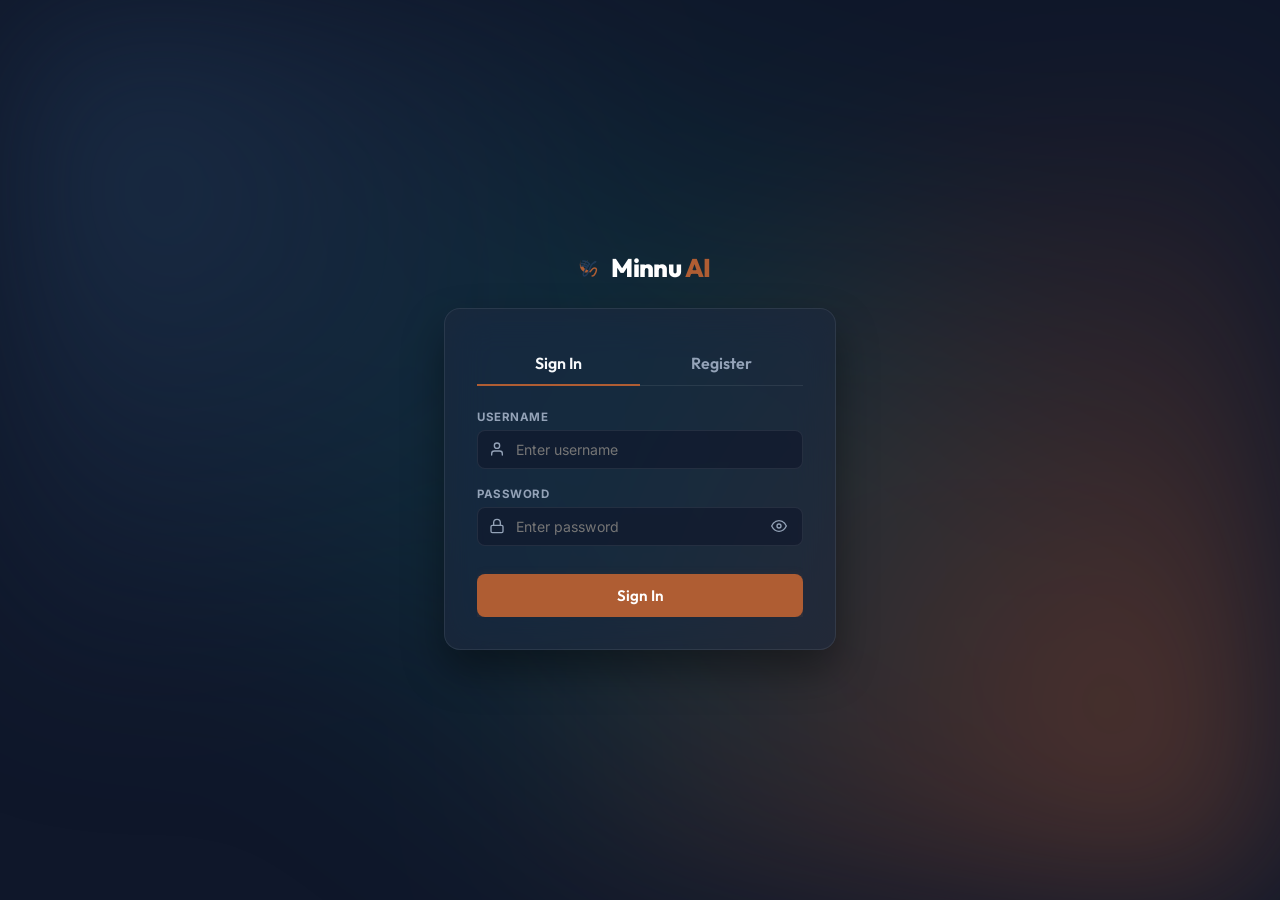
<file: dashboard/index.html>
<!DOCTYPE html>
<html lang="en">
<head>
    <script>
        // Session Guard
        if (!localStorage.getItem("minnu_session")) {
            window.location.href = "login.html";
        }
    </script>
    <meta charset="UTF-8">
    <meta name="viewport" content="width=device-width, initial-scale=1.0">
    <title>Minnu AI - Multi-Agent Collaborative Workspace</title>
    <!-- Google Fonts -->
    <link rel="preconnect" href="https://fonts.googleapis.com">
    <link rel="preconnect" href="https://fonts.gstatic.com" crossorigin>
    <link href="https://fonts.googleapis.com/css2?family=Inter:wght@300;400;500;600;700&family=Outfit:wght@400;500;600;700;800&family=Fira+Code:wght@400;500&display=swap" rel="stylesheet">
    <!-- CSS Stylesheet -->
    <link rel="stylesheet" href="style.css?v=1.1">
    
    <style>
        .single-panel-layout {
            max-width: 600px;
            width: 100%;
            margin: 0 auto;
            display: flex;
            flex-direction: column;
            height: 100%;
            transition: max-width 0.3s ease;
        }
        
        @media (min-width: 900px) {
            .single-panel-layout {
                max-width: 1000px;
            }
            .hub-grid {
                display: grid;
                grid-template-columns: 1.1fr 1fr;
                gap: 24px;
                align-items: start;
            }
            /* Make cards fit nicely inside grid side-by-side */
            .banner-card {
                margin-bottom: 0;
                height: 100%;
                display: flex;
                flex-direction: column;
            }
            .banner-body {
                flex: 1;
                display: flex;
                flex-direction: column;
                justify-content: space-between;
            }
        }
    </style>
</head>
<body>
    <div class="dashboard-container">
        
        <div class="single-panel-layout">
            <!-- Header Section -->
            <header class="panel-header flex-column-start" style="border-radius: var(--radius-lg) var(--radius-lg) 0 0; border: 1px solid var(--border-color); border-bottom: none;">
                <div class="brand-header-row">
                    <div class="brand-logo-container">
                        <!-- Phoenix SVG Symbol -->
                        <svg class="brand-logo-svg" viewBox="0 0 512 512" fill="none" xmlns="http://www.w3.org/2000/svg">
                            <path d="M192 140C165 200 160 280 230 330C280 365 340 330 340 330C340 330 300 300 270 290C240 280 220 250 240 210C260 170 300 160 310 140C290 150 260 180 250 210C240 230 215 250 195 240C175 230 175 180 192 140Z" fill="#af5d33"/>
                            <path d="M340 330C340 330 380 270 410 270C440 270 450 300 425 350C400 400 370 400 370 400" stroke="#af5d33" stroke-width="24" stroke-linecap="round" stroke-linejoin="round"/>
                            <path d="M420 180C400 185 365 200 350 240C335 280 300 370 270 390C240 410 210 390 235 345C255 310 290 235 330 210" stroke="#213a57" stroke-width="24" stroke-linecap="round" stroke-linejoin="round"/>
                            <path d="M398 185C408 170 428 172 428 172" stroke="#213a57" stroke-width="24" stroke-linecap="round" stroke-linejoin="round"/>
                            <path d="M330 210C315 190 270 160 220 160" stroke="#213a57" stroke-width="24" stroke-linecap="round"/>
                            <path d="M310 240C290 220 250 195 200 200" stroke="#213a57" stroke-width="24" stroke-linecap="round"/>
                            <path d="M290 270C275 250 240 230 195 240" stroke="#213a57" stroke-width="24" stroke-linecap="round"/>
                        </svg>
                        <span class="brand-logo-text"><span class="text-minnu">Minnu</span> <span class="text-ai">AI</span></span>
                    </div>
                    <button class="profile-btn-red" aria-label="Profile Settings">
                        <svg viewBox="0 0 24 24" fill="none" stroke="currentColor" stroke-width="2" stroke-linecap="round" stroke-linejoin="round">
                            <path d="M20 21v-2a4 4 0 0 0-4-4H8a4 4 0 0 0-4 4v2"/>
                            <circle cx="12" cy="7" r="4"/>
                        </svg>
                    </button>
                </div>
                <div class="active-user-badge" id="active-user-display" style="display: flex; align-items: center; gap: 6px; font-size: 0.72rem; color: var(--text-secondary); margin-top: -6px; font-weight: 500; user-select: none;">
                    <span class="pulse-dot" style="width: 6px; height: 6px; background-color: var(--brand-copper); animation: dotPulse 2s infinite;"></span>
                    Active Session: <strong id="active-user-name" style="color: var(--text-primary);">Admin Barista</strong> (<span id="active-user-role">Lead Orchestrator</span>)
                </div>
            </header>

            <!-- Main Panel Content -->
            <main class="panel left-panel active-panel" style="flex: 1; border-top: none; border-radius: 0 0 var(--radius-lg) var(--radius-lg); width: 100%;">
                <div class="panel-content">
                    <div class="hub-grid">
                        <!-- Left Grid Column: Banner -->
                        <div class="card banner-card" style="margin-bottom: 0;">
                            <div class="banner-image-container">
                                <img src="assets/network_health.png" alt="AI Network Health" class="banner-image">
                                <div class="banner-overlay">
                                    <span class="sys-online-badge">
                                        <span class="pulse-dot"></span> System Online
                                    </span>
                                    <h3>Global AI Network Health Optimization Active</h3>
                                </div>
                            </div>
                            <div class="banner-body">
                                <h4>Enterprise Agent Orchestration</h4>
                                <div class="banner-stats" style="display: flex; flex-direction: column; gap: 8px; margin: 4px 0 12px 0; font-size: 0.78rem;">
                                    <div style="display: flex; justify-content: space-between; align-items: center; border-bottom: 1px dashed var(--border-color); padding-bottom: 4px;">
                                        <span style="color: var(--text-secondary); font-weight: 500;">Orchestration Mode:</span>
                                        <span style="font-family: var(--font-mono); font-weight: 600; color: var(--brand-copper);">Multi-Agent Loop</span>
                                    </div>
                                    <div style="display: flex; justify-content: space-between; align-items: center; border-bottom: 1px dashed var(--border-color); padding-bottom: 4px;">
                                        <span style="color: var(--text-secondary); font-weight: 500;">System CPU Load:</span>
                                        <span id="load-cpu-val" style="font-family: var(--font-mono); font-weight: 600; color: var(--text-primary);">28%</span>
                                    </div>
                                    <div style="display: flex; justify-content: space-between; align-items: center; border-bottom: 1px dashed var(--border-color); padding-bottom: 4px;">
                                        <span style="color: var(--text-secondary); font-weight: 500;">Total Queries:</span>
                                        <span id="load-queries-val" style="font-family: var(--font-mono); font-weight: 600; color: var(--text-primary);">14,802</span>
                                    </div>
                                    <div style="display: flex; justify-content: space-between; align-items: center; padding-bottom: 2px;">
                                        <span style="color: var(--text-secondary); font-weight: 500;">Active Tasks:</span>
                                        <span id="load-tasks-val" style="font-family: var(--font-mono); font-weight: 600; color: var(--teal);">4 Running</span>
                                    </div>
                                </div>

                                <!-- Banner Live Chart -->
                                <div class="banner-chart-container" style="height: 52px; margin: 8px 0 12px 0;">
                                    <svg viewBox="0 0 300 60" style="width: 100%; height: 100%; overflow: visible;">
                                        <defs>
                                            <linearGradient id="banner-chart-grad" x1="0" y1="0" x2="0" y2="1">
                                                <stop offset="0%" stop-color="var(--teal)" stop-opacity="0.25"/>
                                                <stop offset="100%" stop-color="var(--teal)" stop-opacity="0"/>
                                            </linearGradient>
                                        </defs>
                                        <path id="banner-chart-fill" d="M0,50 L30,45 L60,48 L90,38 L120,42 L150,28 L180,38 L210,24 L240,35 L270,26 L300,30 L300,60 L0,60 Z" fill="url(#banner-chart-grad)" style="transition: d 0.3s ease;"/>
                                        <path id="banner-chart-line" d="M0,50 L30,45 L60,48 L90,38 L120,42 L150,28 L180,38 L210,24 L240,35 L270,26 L300,30" fill="none" stroke="var(--teal)" stroke-width="1.8" stroke-linecap="round" stroke-linejoin="round" style="transition: d 0.3s ease;"/>
                                    </svg>
                                </div>

                                <button class="btn btn-primary" id="deploy-mesh-btn">
                                    <svg viewBox="0 0 24 24" fill="none" stroke="currentColor" stroke-width="2" stroke-linecap="round" stroke-linejoin="round" class="btn-icon">
                                        <polygon points="5 3 19 12 5 21 5 3"/>
                                    </svg>
                                    Deploy Mesh
                                </button>
                            </div>
                        </div>

                        <!-- Right Grid Column: Metrics & Deployments -->
                        <div style="display: flex; flex-direction: column; gap: 20px; width: 100%;">
                            <!-- Metrics Grid -->
                            <div class="metrics-grid">
                                <div class="card metric-card">
                                    <div class="metric-header">
                                        <span class="metric-label">ACTIVE MESHES</span>
                                        <svg viewBox="0 0 24 24" fill="none" stroke="currentColor" stroke-width="2" class="metric-icon">
                                            <rect x="3" y="3" width="7" height="7"/>
                                            <rect x="14" y="3" width="7" height="7"/>
                                            <rect x="14" y="14" width="7" height="7"/>
                                            <rect x="3" y="14" width="7" height="7"/>
                                        </svg>
                                    </div>
                                    <div class="metric-value">12 <span class="metric-sub">/ 15 capacity</span></div>
                                    <div class="progress-bar-container">
                                        <div class="progress-bar-fill" style="width: 80%;"></div>
                                    </div>
                                </div>

                                <div class="card metric-card">
                                    <div class="metric-header">
                                        <span class="metric-label">NETWORK LATENCY</span>
                                        <svg viewBox="0 0 24 24" fill="none" stroke="currentColor" stroke-width="2" class="metric-icon text-teal">
                                            <polyline points="22 12 18 12 15 21 9 3 6 12 2 12"/>
                                        </svg>
                                    </div>
                                    <div class="metric-value">42 <span class="metric-sub">ms avg</span></div>
                                    <div class="sparkline-container">
                                        <svg viewBox="0 0 100 30" class="sparkline">
                                            <path id="sparkline-path" d="M0,25 L10,22 L20,24 L30,18 L40,22 L50,15 L60,20 L70,12 L80,18 L90,14 L100,15" fill="none" stroke="var(--teal)" stroke-width="2" stroke-linecap="round" stroke-linejoin="round" style="transition: d 0.3s ease;"/>
                                        </svg>
                                    </div>
                                </div>

                                <div class="card metric-card">
                                    <div class="metric-header">
                                        <span class="metric-label">BARISTA REVENUE</span>
                                        <svg viewBox="0 0 24 24" fill="none" stroke="currentColor" stroke-width="2" class="metric-icon" style="color: var(--brand-copper);">
                                            <line x1="12" y1="1" x2="12" y2="23"/><path d="M17 5H9.5a3.5 3.5 0 0 0 0 7h5a3.5 3.5 0 0 1 0 7H6"/>
                                        </svg>
                                    </div>
                                    <div class="metric-value" id="hub-barista-revenue-val">$0.00 <span class="metric-sub">sales logged</span></div>
                                    <div class="progress-bar-container" style="background: var(--border-color);">
                                        <div class="progress-bar-fill" id="hub-barista-stock-pct" style="width: 100%; background: var(--brand-copper); transition: width 0.3s ease;"></div>
                                    </div>
                                </div>
                            </div>

                            <!-- Active Deployments -->
                            <div class="card deployments-card">
                                <div class="card-header">
                                    <h3>Active Deployments</h3>
                                    <a href="#" class="view-all-link">View All</a>
                                </div>
                                <ul class="deployments-list">
                                    <li class="deployment-item active" data-task="auth" style="cursor: pointer;">
                                        <div class="deploy-icon">
                                            <svg viewBox="0 0 24 24" fill="none" stroke="currentColor" stroke-width="2"><rect x="3" y="11" width="18" height="11" rx="2" ry="2"/><path d="M7 11V7a5 5 0 0 1 10 0v4"/></svg>
                                        </div>
                                        <div class="deploy-info">
                                            <div class="deploy-title">Build Auth Service</div>
                                            <div class="deploy-meta">Region: US-East &bull; Identity verification</div>
                                        </div>
                                        <span class="indicator pulsing-green"></span>
                                    </li>
                                    <li class="deployment-item" data-task="db" style="cursor: pointer;">
                                        <div class="deploy-icon">
                                            <svg viewBox="0 0 24 24" fill="none" stroke="currentColor" stroke-width="2"><ellipse cx="12" cy="5" rx="9" ry="3"/><path d="M3 5v6c0 1.66 4 3 9 3s9-1.34 9-3V5"/><path d="M3 11v6c0 1.66 4 3 9 3s9-1.34 9-3v-6"/></svg>
                                        </div>
                                        <div class="deploy-info">
                                            <div class="deploy-title">Optimize DB Queries</div>
                                            <div class="deploy-meta">Region: EU-West &bull; Read latency focus</div>
                                        </div>
                                        <span class="indicator static-blue"></span>
                                    </li>
                                    <li class="deployment-item" data-task="ingress" style="cursor: pointer;">
                                        <div class="deploy-icon">
                                            <svg viewBox="0 0 24 24" fill="none" stroke="currentColor" stroke-width="2"><polygon points="12 2 2 7 12 12 22 7 12 2"/><polyline points="2 17 12 22 22 17"/><polyline points="2 12 12 17 22 12"/></svg>
                                        </div>
                                        <div class="deploy-info">
                                            <div class="deploy-title">Ingress Routing Mesh</div>
                                            <div class="deploy-meta">Region: Global &bull; Traffic distribution</div>
                                        </div>
                                        <span class="indicator static-blue"></span>
                                    </li>
                                </ul>
                            </div>
                        </div>
                    </div>
                </div>

                <!-- Bottom Navigation -->
                <nav class="bottom-nav" style="border-radius: 0 0 var(--radius-lg) var(--radius-lg);">
                    <a href="index.html" class="nav-item active">
                        <svg viewBox="0 0 24 24" fill="none" stroke="currentColor" stroke-width="2"><path d="M3 9l9-7 9 7v11a2 2 0 0 1-2 2H5a2 2 0 0 1-2-2z"/><polyline points="9 22 9 12 15 12 15 22"/></svg>
                        <span>Hub</span>
                    </a>
                    <a href="meshes.html" class="nav-item">
                        <svg viewBox="0 0 24 24" fill="none" stroke="currentColor" stroke-width="2"><path d="M21 16V8a2 2 0 0 0-1-1.73l-7-4a2 2 0 0 0-2 0l-7 4A2 2 0 0 0 3 8v8a2 2 0 0 0 1 1.73l7 4a2 2 0 0 0 2 0l7-4A2 2 0 0 0 21 16z"/><polyline points="3.27 6.96 12 12.01 20.73 6.96"/><line x1="12" y1="22.08" x2="12" y2="12"/></svg>
                        <span>Meshes</span>
                    </a>
                    <a href="agents.html" class="nav-item">
                        <svg viewBox="0 0 24 24" fill="none" stroke="currentColor" stroke-width="2"><path d="M17 21v-2a4 4 0 0 0-4-4H5a4 4 0 0 0-4 4v2"/><circle cx="9" cy="7" r="4"/><path d="M23 21v-2a4 4 0 0 0-3-3.87"/><path d="M16 3.13a4 4 0 0 1 0 7.75"/></svg>
                        <span>Agents</span>
                    </a>
                    <a href="barista.html" class="nav-item">
                        <svg viewBox="0 0 24 24" fill="none" stroke="currentColor" stroke-width="2" stroke-linecap="round" stroke-linejoin="round"><path d="M18 8h1a4 4 0 0 1 0 8h-1"/><path d="M2 8h16v9a4 4 0 0 1-4 4H6a4 4 0 0 1-4-4V8z"/><line x1="6" y1="2" x2="6" y2="8"/><line x1="10" y1="2" x2="10" y2="8"/><line x1="14" y1="2" x2="14" y2="8"/></svg>
                        <span>Barista</span>
                    </a>
                    <a href="settings.html" class="nav-item">
                        <svg viewBox="0 0 24 24" fill="none" stroke="currentColor" stroke-width="2"><circle cx="12" cy="12" r="3"/><path d="M19.4 15a1.65 1.65 0 0 0 .33 1.82l.06.06a2 2 0 1 1-2.83 2.83l-.06-.06a1.65 1.65 0 0 0-1.82-.33 1.65 1.65 0 0 0-1 1.51V21a2 2 0 0 1-4 0v-.09A1.65 1.65 0 0 0 9 19.4a1.65 1.65 0 0 0-1.82.33l-.06.06a2 2 0 1 1-2.83-2.83l.06-.06a1.65 1.65 0 0 0 .33-1.82 1.65 1.65 0 0 0-1.51-1H3a2 2 0 0 1 0-4h.09A1.65 1.65 0 0 0 4.6 9a1.65 1.65 0 0 0-.33-1.82l-.06-.06a2 2 0 1 1 2.83-2.83l.06.06a1.65 1.65 0 0 0 1.82.33H9a1.65 1.65 0 0 0 1-1.51V3a2 2 0 0 1 4 0v.09a1.65 1.65 0 0 0 1 1.51 1.65 1.65 0 0 0 1.82-.33l.06-.06a2 2 0 1 1 2.83 2.83l-.06.06a1.65 1.65 0 0 0-.33 1.82V9a1.65 1.65 0 0 0 1.51 1H21a2 2 0 0 1 0 4h-.09a1.65 1.65 0 0 0-1.51 1z"/></svg>
                        <span>Settings</span>
                    </a>
                </nav>
            </main>
        </div>

    </div>

    <!-- Profile Settings Modal -->
    <div class="modal-backdrop" id="profile-modal">
        <div class="modal-card card">
            <button class="modal-close-btn" id="profile-close-btn" aria-label="Close Profile">&times;</button>
            <div class="modal-header">
                <div class="modal-avatar" style="background: #ef4444; position: relative; overflow: hidden; cursor: pointer; flex-shrink: 0;" id="avatar-container" title="Click to change profile picture">
                    <img id="profile-modal-img" src="" alt="Profile" style="width: 100%; height: 100%; object-fit: cover; display: none; position: absolute; top: 0; left: 0;">
                    <div id="profile-modal-placeholder" style="width: 100%; height: 100%; display: flex; align-items: center; justify-content: center;">
                        <svg viewBox="0 0 24 24" fill="none" stroke="currentColor" stroke-width="2" style="width: 24px; height: 24px;"><path d="M20 21v-2a4 4 0 0 0-4-4H8a4 4 0 0 0-4 4v2"/><circle cx="12" cy="7" r="4"/></svg>
                    </div>
                    <div style="position: absolute; bottom: 0; left: 0; right: 0; background: rgba(0,0,0,0.55); color: white; font-size: 0.55rem; text-align: center; padding: 3px 0; letter-spacing: 0.05em; font-weight: 700;">EDIT</div>
                    <input type="file" id="profile-pic-input" accept="image/*" style="display: none;">
                </div>
                <div>
                    <span class="badge" id="profile-modal-badge" style="background: #fef2f2; color: #ef4444;">ORCHESTRATOR</span>
                    <h3 id="profile-modal-title">User Identity</h3>
                    <div class="status-badge-container">
                        <span class="indicator pulsing-green"></span>
                        <span class="status-text">Profile Active</span>
                    </div>
                </div>
            </div>
            <div class="modal-body">
                <div style="display: flex; flex-direction: column; gap: 12px;">
                    <div>
                        <label style="font-size: 0.75rem; font-weight: 700; color: var(--text-secondary); text-transform: uppercase;">Display Name</label>
                        <input type="text" id="profile-name-input" value="Admin Barista" style="width: 100%; padding: 8px 12px; margin-top: 4px; border: 1px solid var(--border-color); border-radius: var(--radius-sm); font-size: 0.8rem; outline: none; background: var(--bg-panel); color: var(--text-primary);">
                    </div>
                    <div>
                        <label style="font-size: 0.75rem; font-weight: 700; color: var(--text-secondary); text-transform: uppercase;">Role Persona</label>
                        <select id="profile-role-select" style="width: 100%; max-width: 100%; padding: 8px 10px; margin-top: 4px; border: 1px solid var(--border-color); border-radius: var(--radius-sm); font-size: 0.8rem; outline: none; background: var(--bg-panel); color: var(--text-primary); text-overflow: ellipsis; box-sizing: border-box;">
                            <option value="Lead Orchestrator">Lead Orchestrator</option>
                            <option value="Product Architect">Product Architect</option>
                            <option value="Code Synthesizer">Code Synthesizer</option>
                            <option value="Stability Guard">Stability Guard</option>
                            <option value="AI Engineer">AI Engineer</option>
                            <option value="Prompt Engineer">Prompt Engineer</option>
                            <option value="ML Engineer">ML Engineer</option>
                            <option value="MLOps Engineer">MLOps Engineer</option>
                            <option value="Generative AI Developer">Generative AI Developer</option>
                            <option value="LLM Operations Engineer (LLMOps)">LLM Operations Engineer (LLMOps)</option>
                            <option value="AI Agent &amp; Workflow Engineer">AI Agent &amp; Workflow Engineer</option>
                            <option value="AI Research Engineer">AI Research Engineer</option>
                            <option value="AI Infrastructure Engineer">AI Infrastructure Engineer</option>
                            <option value="Vector DB &amp; RAG Architect">Vector DB &amp; RAG Architect</option>
                            <option value="Software Engineer">Software Engineer</option>
                            <option value="Student">Student</option>
                        </select>
                    </div>
                    <div>
                        <label style="font-size: 0.75rem; font-weight: 700; color: var(--text-secondary); text-transform: uppercase;">Session Scope</label>
                        <p style="margin-top: 4px; font-size: 0.8rem; font-family: var(--font-mono); color: var(--text-secondary);">barista-solution-mesh-alpha</p>
                    </div>
                </div>
                <div style="display: flex; gap: 10px; margin-top: 16px;">
                    <button class="btn btn-primary" id="save-profile-btn" style="background: #ef4444; box-shadow: 0 2px 4px rgba(239, 68, 68, 0.15); flex: 1; margin: 0;">Save Profile</button>
                    <button class="btn btn-secondary" id="logout-btn" style="flex: 1; margin: 0;">Log Out</button>
                </div>
            </div>
        </div>
    </div>

    <!-- Deployments Registry Modal -->
    <div class="modal-backdrop" id="deployments-modal">
        <div class="modal-card card" style="max-width: 600px; width: 95%;">
            <button class="modal-close-btn" id="deployments-close-btn" aria-label="Close Deployments">&times;</button>
            <div class="modal-header">
                <div class="modal-avatar" style="background: var(--brand-navy);">
                    <svg viewBox="0 0 24 24" fill="none" stroke="currentColor" stroke-width="2" style="width: 24px; height: 24px; color: white;"><polygon points="12 2 2 7 12 12 22 7 12 2"/><polyline points="2 17 12 22 22 17"/><polyline points="2 12 12 17 22 12"/></svg>
                </div>
                <div>
                    <span class="badge badge-architect">ORCHESTRATION</span>
                    <h3>Deployments Registry</h3>
                    <div class="status-badge-container">
                        <span class="indicator pulsing-green"></span>
                        <span class="status-text">6 active nodes registered</span>
                    </div>
                </div>
            </div>
            <div class="modal-body" style="gap: 16px;">
                <!-- Deployment Modal Filter Tabs -->
                <div class="filters-container" style="margin-bottom: 4px; display: flex; gap: 8px;">
                    <button class="filter-tab active" data-deploy-filter="all">All Deployments</button>
                    <button class="filter-tab" data-deploy-filter="active">Active</button>
                    <button class="filter-tab" data-deploy-filter="completed">Completed</button>
                </div>

                <div style="max-height: 280px; overflow-y: auto; display: flex; flex-direction: column; gap: 10px; padding-right: 4px;">
                    <!-- Deployment Row 1 -->
                    <div class="deployment-row-card" data-deploy-status="active" data-task="auth" style="display: flex; justify-content: space-between; align-items: center; padding: 12px; border: 1px solid var(--border-color); border-radius: var(--radius-sm); background: var(--bg-main); cursor: pointer;">
                        <div style="display: flex; align-items: center; gap: 12px;">
                            <div class="deploy-icon" style="background: var(--bg-panel); width: 36px; height: 36px; display: flex; align-items: center; justify-content: center; border-radius: var(--radius-sm); border: 1px solid var(--border-color); color: var(--text-secondary);"><svg viewBox="0 0 24 24" fill="none" stroke="currentColor" stroke-width="2" style="width:16px; height:16px;"><rect x="3" y="11" width="18" height="11" rx="2" ry="2"/><path d="M7 11V7a5 5 0 0 1 10 0v4"/></svg></div>
                            <div>
                                <h4 style="margin: 0; font-size: 0.85rem; font-family: var(--font-heading);">Build Auth Service</h4>
                                <p style="margin: 2px 0 0 0; font-size: 0.72rem; color: var(--text-secondary);">Region: US-East &bull; Gatekeeper Node</p>
                            </div>
                        </div>
                        <span class="badge badge-developer">ACTIVE</span>
                    </div>

                    <!-- Deployment Row 2 -->
                    <div class="deployment-row-card" data-deploy-status="active" data-task="db" style="display: flex; justify-content: space-between; align-items: center; padding: 12px; border: 1px solid var(--border-color); border-radius: var(--radius-sm); background: var(--bg-main); cursor: pointer;">
                        <div style="display: flex; align-items: center; gap: 12px;">
                            <div class="deploy-icon" style="background: var(--bg-panel); width: 36px; height: 36px; display: flex; align-items: center; justify-content: center; border-radius: var(--radius-sm); border: 1px solid var(--border-color); color: var(--text-secondary);"><svg viewBox="0 0 24 24" fill="none" stroke="currentColor" stroke-width="2" style="width:16px; height:16px;"><ellipse cx="12" cy="5" rx="9" ry="3"/><path d="M3 5v6c0 1.66 4 3 9 3s9-1.34 9-3V5"/><path d="M3 11v6c0 1.66 4 3 9 3s9-1.34 9-3v-6"/></svg></div>
                            <div>
                                <h4 style="margin: 0; font-size: 0.85rem; font-family: var(--font-heading);">Optimize DB Queries</h4>
                                <p style="margin: 2px 0 0 0; font-size: 0.72rem; color: var(--text-secondary);">Region: EU-West &bull; Latency Tuning</p>
                            </div>
                        </div>
                        <span class="badge badge-developer">ACTIVE</span>
                    </div>

                    <!-- Deployment Row 3 -->
                    <div class="deployment-row-card" data-deploy-status="active" data-task="ingress" style="display: flex; justify-content: space-between; align-items: center; padding: 12px; border: 1px solid var(--border-color); border-radius: var(--radius-sm); background: var(--bg-main); cursor: pointer;">
                        <div style="display: flex; align-items: center; gap: 12px;">
                            <div class="deploy-icon" style="background: var(--bg-panel); width: 36px; height: 36px; display: flex; align-items: center; justify-content: center; border-radius: var(--radius-sm); border: 1px solid var(--border-color); color: var(--text-secondary);"><svg viewBox="0 0 24 24" fill="none" stroke="currentColor" stroke-width="2" style="width:16px; height:16px;"><polygon points="12 2 2 7 12 12 22 7 12 2"/><polyline points="2 17 12 22 22 17"/><polyline points="2 12 12 17 22 12"/></svg></div>
                            <div>
                                <h4 style="margin: 0; font-size: 0.85rem; font-family: var(--font-heading);">Ingress Routing Mesh</h4>
                                <p style="margin: 2px 0 0 0; font-size: 0.72rem; color: var(--text-secondary);">Region: Global &bull; Load Balancing</p>
                            </div>
                        </div>
                        <span class="badge badge-developer">ACTIVE</span>
                    </div>

                    <!-- Deployment Row 4 -->
                    <div class="deployment-row-card" data-deploy-status="completed" data-task="lambda" style="display: flex; justify-content: space-between; align-items: center; padding: 12px; border: 1px solid var(--border-color); border-radius: var(--radius-sm); background: var(--bg-main); cursor: pointer;">
                        <div style="display: flex; align-items: center; gap: 12px;">
                            <div class="deploy-icon" style="background: var(--bg-panel); width: 36px; height: 36px; display: flex; align-items: center; justify-content: center; border-radius: var(--radius-sm); border: 1px solid var(--border-color); color: var(--text-secondary);"><svg viewBox="0 0 24 24" fill="none" stroke="currentColor" stroke-width="2" style="width:16px; height:16px;"><circle cx="12" cy="12" r="10"/><polygon points="10 8 16 12 10 16 10 8"/></svg></div>
                            <div>
                                <h4 style="margin: 0; font-size: 0.85rem; font-family: var(--font-heading);">Lambda Hot-Start Tuning</h4>
                                <p style="margin: 2px 0 0 0; font-size: 0.72rem; color: var(--text-secondary);">Region: US-West &bull; Executed at 09:45 AM</p>
                            </div>
                        </div>
                        <span class="badge badge-qa">COMPLETED</span>
                    </div>

                    <!-- Deployment Row 5 -->
                    <div class="deployment-row-card" data-deploy-status="completed" data-task="migration" style="display: flex; justify-content: space-between; align-items: center; padding: 12px; border: 1px solid var(--border-color); border-radius: var(--radius-sm); background: var(--bg-main); cursor: pointer;">
                        <div style="display: flex; align-items: center; gap: 12px;">
                            <div class="deploy-icon" style="background: var(--bg-panel); width: 36px; height: 36px; display: flex; align-items: center; justify-content: center; border-radius: var(--radius-sm); border: 1px solid var(--border-color); color: var(--text-secondary);"><svg viewBox="0 0 24 24" fill="none" stroke="currentColor" stroke-width="2" style="width:16px; height:16px;"><line x1="4" y1="21" x2="4" y2="14"/><line x1="4" y1="10" x2="4" y2="3"/><line x1="12" y1="21" x2="12" y2="12"/><line x1="12" y1="8" x2="12" y2="3"/><line x1="20" y1="21" x2="20" y2="16"/><line x1="20" y1="12" x2="20" y2="3"/><line x1="1" y1="14" x2="7" y2="14"/><line x1="9" y1="8" x2="15" y2="8"/><line x1="17" y1="16" x2="23" y2="16"/></svg></div>
                            <div>
                                <h4 style="margin: 0; font-size: 0.85rem; font-family: var(--font-heading);">Schema Migration v2.1</h4>
                                <p style="margin: 2px 0 0 0; font-size: 0.72rem; color: var(--text-secondary);">Region: AP-South &bull; Executed at 09:30 AM</p>
                            </div>
                        </div>
                        <span class="badge badge-qa">COMPLETED</span>
                    </div>

                    <!-- Deployment Row 6 -->
                    <div class="deployment-row-card" data-deploy-status="completed" data-task="audit" style="display: flex; justify-content: space-between; align-items: center; padding: 12px; border: 1px solid var(--border-color); border-radius: var(--radius-sm); background: var(--bg-main); cursor: pointer;">
                        <div style="display: flex; align-items: center; gap: 12px;">
                            <div class="deploy-icon" style="background: var(--bg-panel); width: 36px; height: 36px; display: flex; align-items: center; justify-content: center; border-radius: var(--radius-sm); border: 1px solid var(--border-color); color: var(--text-secondary);"><svg viewBox="0 0 24 24" fill="none" stroke="currentColor" stroke-width="2" style="width:16px; height:16px;"><circle cx="12" cy="12" r="10"/><line x1="12" y1="8" x2="12" y2="12"/><line x1="12" y1="16" x2="12.01" y2="16"/></svg></div>
                            <div>
                                <h4 style="margin: 0; font-size: 0.85rem; font-family: var(--font-heading);">Security Audit Automation</h4>
                                <p style="margin: 2px 0 0 0; font-size: 0.72rem; color: var(--text-secondary);">Region: Global &bull; Scheduled Daily</p>
                            </div>
                        </div>
                        <span class="badge badge-qa">COMPLETED</span>
                    </div>
                </div>
                <button class="btn btn-secondary" id="redeploy-mesh-btn" style="margin-top: 12px; width: 100%; display: none;">Redeploy Selected Mesh</button>
            </div>
        </div>
    </div>

    <!-- Floating AI Assistant Chat Widget -->
    <div class="ai-chat-widget" id="ai-chat-widget">
        <button class="chat-toggle-btn" id="chat-toggle-btn" aria-label="Toggle AI Assistant">
            <svg viewBox="0 0 24 24" fill="none" stroke="currentColor" stroke-width="2" class="chat-icon-open" style="width: 24px; height: 24px;"><path d="M21 15a2 2 0 0 1-2 2H7l-4 4V5a2 2 0 0 1 2-2h14a2 2 0 0 1 2 2z"/></svg>
            <svg viewBox="0 0 24 24" fill="none" stroke="currentColor" stroke-width="2" class="chat-icon-close" style="width: 24px; height: 24px; display: none;"><line x1="18" y1="6" x2="6" y2="18"/><line x1="6" y1="6" x2="18" y2="18"/></svg>
            <span class="chat-pulse-dot"></span>
        </button>

        <div class="chat-window card" id="chat-window">
            <div class="chat-header">
                <div class="chat-header-avatar">
                    <svg viewBox="0 0 512 512" fill="none" style="width: 16px; height: 16px;"><path d="M192 140C165 200 160 280 230 330C280 365 340 330 340 330C340 330 300 300 270 290C240 280 220 250 240 210C260 170 300 160 310 140C290 150 260 180 250 210C240 230 215 250 195 240C175 230 175 180 192 140Z" fill="#ffffff"/></svg>
                </div>
                <div class="chat-header-info">
                    <h4>Gemma 4 AI Assistant</h4>
                    <div class="status-badge-container" style="margin-top: 0;">
                        <span class="indicator pulsing-green" style="background-color: #a3e635; box-shadow: 0 0 0 0 rgba(163, 230, 53, 0.4);"></span>
                        <span class="status-text" style="font-size: 0.65rem; color: #bef264;">Active</span>
                    </div>
                </div>
                <button class="chat-minimize-btn" id="chat-minimize-btn" aria-label="Minimize Chat">&times;</button>
            </div>
            <div class="chat-messages" id="chat-messages">
                <div class="chat-msg bot-msg">
                    <p>Hello! I am the <strong>Gemma 4 AI Assistant</strong>, integrated directly into your orchestration dashboard.</p>
                    <p>Ask me anything about the barista app, coffee recipes, running commands, or active mesh operations!</p>
                </div>
            </div>
            <div class="chat-input-area">
                <input type="text" id="chat-input" placeholder="Type your question..." aria-label="AI message input">
                <button id="chat-send-btn" aria-label="Send message">
                    <svg viewBox="0 0 24 24" fill="none" stroke="currentColor" stroke-width="2" stroke-linecap="round" stroke-linejoin="round" style="width: 14px; height: 14px;"><line x1="22" y1="2" x2="11" y2="13"/><polygon points="22 2 15 22 11 13 2 9 22 2"/></svg>
                </button>
            </div>
        </div>
    </div>

    <script src="app.js"></script>
</body>
</html>
</file>
<file: dashboard/style.css>
/* ================= DESIGN SYSTEM & VARIABLES ================= */
:root {
    /* Color Palette */
    --bg-main: #f5f7fa;
    --bg-panel: #ffffff;
    --border-color: #e5e7eb;
    
    --text-primary: #111827;
    --text-secondary: #4b5563;
    --text-muted: #9ca3af;
    
    --brand-navy: #213a57;
    --brand-copper: #af5d33;
    
    --gold: #d4af37;
    --gold-rgb: 212, 175, 55;
    --teal: #009688;
    --teal-light: #e0f2f1;
    --teal-dark: #004d40;
    
    --blue: #3b82f6;
    --blue-light: #eff6ff;
    --red: #ef4444;
    --red-light: #fef2f2;
    --green: #10b981;
    --green-light: #ecfdf5;
    
    /* Code Editor Palette */
    --code-bg: #0f172a;
    --code-text: #f8fafc;
    --code-comment: #64748b;
    --code-keyword: #f43f5e;
    --code-string: #10b981;
    --code-function: #38bdf8;
    
    /* Fonts */
    --font-sans: 'Inter', sans-serif;
    --font-heading: 'Outfit', sans-serif;
    --font-mono: 'Fira Code', monospace;
    
    /* Shadows */
    --shadow-sm: 0 1px 2px 0 rgba(0, 0, 0, 0.05);
    --shadow-md: 0 4px 6px -1px rgba(0, 0, 0, 0.05), 0 2px 4px -1px rgba(0, 0, 0, 0.03);
    --shadow-lg: 0 10px 15px -3px rgba(0, 0, 0, 0.06), 0 4px 6px -2px rgba(0, 0, 0, 0.03);
    
    /* Border Radius */
    --radius-sm: 8px;
    --radius-md: 12px;
    --radius-lg: 16px;
}

/* ================= RESET & GENERAL STYLES ================= */
* {
    margin: 0;
    padding: 0;
    box-sizing: border-box;
}

body {
    font-family: var(--font-sans);
    background-color: var(--bg-main);
    color: var(--text-primary);
    overflow: hidden;
    height: 100vh;
    display: flex;
    justify-content: center;
    align-items: center;
}

h1, h2, h3, h4 {
    font-family: var(--font-heading);
    font-weight: 600;
}

/* ================= LAYOUT CONTAINER ================= */
.dashboard-container {
    display: flex;
    width: 100vw;
    height: 100vh;
    padding: 24px;
    gap: 24px;
    max-width: 1680px;
    margin: 0 auto;
}

/* ================= COMPONENT: PANELS ================= */
.panel {
    background: var(--bg-panel);
    border: 1px solid var(--border-color);
    border-radius: var(--radius-lg);
    box-shadow: var(--shadow-lg);
    display: flex;
    flex-direction: column;
    height: 100%;
    overflow: hidden;
    transition: transform 0.3s ease, box-shadow 0.3s ease;
}

.left-panel {
    width: 335px;
    min-width: 335px;
}

.middle-panel {
    flex: 1;
}

.right-panel {
    width: 360px;
    min-width: 360px;
}

/* Panel Headers */
.panel-header {
    padding: 20px 24px;
    border-bottom: 1px solid var(--border-color);
    display: flex;
    justify-content: space-between;
    align-items: center;
    background: #fcfcfd;
}

.panel-header h2 {
    font-size: 1.15rem;
    font-weight: 700;
    letter-spacing: -0.02em;
}

.panel-content {
    flex: 1;
    overflow-y: auto;
    padding: 24px;
    display: flex;
    flex-direction: column;
    gap: 20px;
    scrollbar-width: thin;
}

.panel-content::-webkit-scrollbar {
    width: 5px;
}
.panel-content::-webkit-scrollbar-thumb {
    background-color: var(--border-color);
    border-radius: 4px;
}

/* ================= COMPONENT: CARDS ================= */
.card {
    background: var(--bg-panel);
    border: 1px solid var(--border-color);
    border-radius: var(--radius-md);
    padding: 16px;
    box-shadow: var(--shadow-sm);
    transition: all 0.25s cubic-bezier(0.4, 0, 0.2, 1);
}

.card:hover {
    box-shadow: var(--shadow-md);
    border-color: #cbd5e1;
}

/* Banner Card (left-panel) */
.banner-card {
    padding: 0;
    overflow: hidden;
    position: relative;
    border: 1px solid var(--border-color);
}

.banner-image-container {
    position: relative;
    height: 165px;
    overflow: hidden;
    background: #111827;
}

.banner-image {
    width: 100%;
    height: 100%;
    object-fit: cover;
    opacity: 0.85;
}

.banner-overlay {
    position: absolute;
    bottom: 0;
    left: 0;
    right: 0;
    padding: 16px;
    background: linear-gradient(transparent, rgba(15, 23, 42, 0.95));
    color: white;
}

.sys-online-badge {
    background: var(--teal-dark);
    border: 1px solid var(--teal);
    color: var(--teal-light);
    font-size: 0.72rem;
    font-weight: 600;
    padding: 4px 8px;
    border-radius: 20px;
    display: inline-flex;
    align-items: center;
    gap: 5px;
    margin-bottom: 8px;
}

.pulse-dot {
    width: 6px;
    height: 6px;
    background-color: #10b981;
    border-radius: 50%;
    animation: pulse 1.8s infinite;
}

.banner-overlay h3 {
    font-size: 1rem;
    font-weight: 500;
    line-height: 1.35;
}

.banner-body {
    padding: 16px;
    display: flex;
    flex-direction: column;
    gap: 12px;
}

.banner-body h4 {
    font-size: 0.95rem;
    color: var(--text-primary);
    font-weight: 600;
}

.banner-body p {
    font-size: 0.82rem;
    color: var(--text-secondary);
    line-height: 1.45;
}

/* ================= COMPONENT: BUTTONS ================= */
.btn {
    display: inline-flex;
    align-items: center;
    justify-content: center;
    gap: 8px;
    padding: 10px 16px;
    border-radius: var(--radius-sm);
    font-family: var(--font-sans);
    font-size: 0.85rem;
    font-weight: 600;
    cursor: pointer;
    border: none;
    transition: all 0.2s ease;
    width: 100%;
    outline: none;
}

.btn-primary {
    background: var(--teal-dark);
    color: white;
    box-shadow: 0 2px 4px rgba(0, 77, 64, 0.15);
}

.btn-primary:hover {
    background: var(--teal);
    transform: translateY(-1px);
    box-shadow: 0 4px 8px rgba(0, 150, 136, 0.3);
}

.btn-primary:active {
    transform: translateY(0);
}

.btn-secondary {
    background: transparent;
    color: var(--text-secondary);
    border: 1px solid var(--border-color);
}

.btn-secondary:hover {
    background: #f9fafb;
    border-color: #cbd5e1;
    color: var(--text-primary);
}

.btn-icon {
    width: 14px;
    height: 14px;
}

/* ================= COMPONENT: BRAND & STATUS ================= */
.flex-column-start {
    display: flex;
    flex-direction: column;
    align-items: flex-start;
    gap: 16px;
    width: 100%;
}

.brand-header-row {
    display: flex;
    justify-content: space-between;
    align-items: center;
    width: 100%;
    margin-bottom: 4px;
}

.brand-logo-container {
    display: flex;
    align-items: center;
    gap: 8px;
}

.brand-logo-svg {
    width: 24px;
    height: 24px;
    transition: transform 0.3s ease;
}

.brand-logo-container:hover .brand-logo-svg {
    transform: rotate(5deg) scale(1.05);
}

.brand-logo-text {
    font-family: var(--font-heading);
    font-size: 1.15rem;
    font-weight: 800;
    letter-spacing: -0.02em;
    user-select: none;
}

.text-minnu {
    color: var(--brand-navy); /* Navy */
}

.text-ai {
    color: var(--brand-copper); /* Copper */
}

.profile-btn-red {
    width: 28px;
    height: 28px;
    border-radius: 50%;
    border: 1.5px solid #ef4444; /* Red circle outline from mockup */
    background: transparent;
    display: flex;
    align-items: center;
    justify-content: center;
    color: #ef4444;
    cursor: pointer;
    transition: all 0.2s ease;
    padding: 0;
}

.profile-btn-red:hover {
    background: #fef2f2;
    transform: scale(1.05);
}

.profile-btn-red svg {
    width: 14px;
    height: 14px;
}

.brand-header-left {
    display: flex;
    align-items: center;
    width: 100%;
}

.status-badge-container {
    display: inline-flex;
    align-items: center;
    gap: 6px;
    margin-top: 2px;
}

.status-text {
    font-size: 0.72rem;
    color: var(--text-secondary);
    font-weight: 500;
}

.status-dot {
    width: 7px;
    height: 7px;
    border-radius: 50%;
}

.pulsing-green {
    background-color: var(--green);
    box-shadow: 0 0 0 0 rgba(16, 185, 129, 0.4);
    animation: dotPulse 2s infinite;
}

.static-blue {
    background-color: var(--blue);
}

/* ================= METRICS GRID ================= */
.metrics-grid {
    display: grid;
    grid-template-columns: repeat(auto-fit, minmax(130px, 1fr));
    gap: 16px;
}

.metric-card {
    display: flex;
    flex-direction: column;
    gap: 10px;
    justify-content: space-between;
}

.metric-header {
    display: flex;
    justify-content: space-between;
    align-items: center;
}

.metric-label {
    font-size: 0.65rem;
    font-weight: 700;
    color: var(--text-secondary);
    letter-spacing: 0.05em;
}

.metric-icon {
    width: 16px;
    height: 16px;
    color: var(--text-muted);
}

.text-teal {
    color: var(--teal) !important;
}

.metric-value {
    font-size: 1.45rem;
    font-family: var(--font-heading);
    font-weight: 700;
    line-height: 1;
}

.metric-sub {
    font-size: 0.72rem;
    color: var(--text-secondary);
    font-weight: 400;
}

.progress-bar-container {
    height: 4px;
    background: var(--border-color);
    border-radius: 20px;
    overflow: hidden;
}

.progress-bar-fill {
    height: 100%;
    background: var(--text-primary);
    border-radius: 20px;
}

.sparkline-container {
    height: 25px;
    display: flex;
    align-items: flex-end;
}

.sparkline {
    width: 100%;
    height: 100%;
}

/* ================= DEPLOYMENTS LIST ================= */
.deployments-card {
    display: flex;
    flex-direction: column;
    gap: 12px;
}

.card-header {
    display: flex;
    justify-content: space-between;
    align-items: center;
}

.card-header h3 {
    font-size: 0.88rem;
    font-weight: 700;
    color: var(--text-primary);
}

.view-all-link {
    font-size: 0.75rem;
    color: var(--teal);
    text-decoration: none;
    font-weight: 600;
}

.view-all-link:hover {
    text-decoration: underline;
}

.deployments-list {
    list-style: none;
    display: flex;
    flex-direction: column;
    gap: 10px;
}

.deployment-item {
    display: flex;
    align-items: center;
    gap: 12px;
    padding: 8px;
    border-radius: var(--radius-sm);
    transition: background 0.2s ease;
}

.deployment-item:hover {
    background: #f9fafb;
}

.deploy-icon {
    width: 32px;
    height: 32px;
    border-radius: var(--radius-sm);
    border: 1px solid var(--border-color);
    display: flex;
    align-items: center;
    justify-content: center;
    color: var(--text-secondary);
    background: #f9fafb;
}

.deploy-icon svg {
    width: 16px;
    height: 16px;
}

.deploy-info {
    flex: 1;
}

.deploy-title {
    font-size: 0.8rem;
    font-weight: 600;
    color: var(--text-primary);
}

.deploy-meta {
    font-size: 0.7rem;
    color: var(--text-secondary);
    margin-top: 1px;
}

.indicator {
    width: 8px;
    height: 8px;
    border-radius: 50%;
}

/* ================= BOTTOM NAVIGATION ================= */
.bottom-nav {
    display: flex;
    justify-content: space-around;
    padding: 12px 16px;
    border-top: 1px solid var(--border-color);
    background: #fcfcfd;
}

.nav-item {
    display: flex;
    flex-direction: column;
    align-items: center;
    gap: 4px;
    text-decoration: none;
    color: var(--text-muted);
    font-size: 0.65rem;
    font-weight: 500;
    transition: color 0.2s ease;
}

.nav-item svg {
    width: 18px;
    height: 18px;
    transition: transform 0.2s ease;
}

.nav-item:hover {
    color: var(--text-secondary);
}

.nav-item:hover svg {
    transform: translateY(-1px);
}

.nav-item.active {
    color: var(--teal);
}

/* ================= TIMELINE STYLING (MIDDLE PANEL) ================= */
.middle-panel .panel-header {
    padding: 24px 30px;
}

.execution-title {
    display: flex;
    flex-direction: column;
    gap: 8px;
    width: 100%;
}

.mesh-info {
    display: flex;
    align-items: center;
    gap: 10px;
}

.mesh-label {
    background: #e2e8f0;
    color: #475569;
    font-size: 0.72rem;
    font-weight: 600;
    padding: 3px 8px;
    border-radius: 4px;
}

.execution-badge {
    background: var(--red-light);
    border: 1px solid #fca5a5;
    color: var(--red);
    font-size: 0.72rem;
    font-weight: 600;
    padding: 3px 8px;
    border-radius: 4px;
}

.middle-panel h1 {
    font-size: 1.55rem;
    font-weight: 800;
    letter-spacing: -0.03em;
}

.subtitle {
    font-size: 0.85rem;
    color: var(--text-secondary);
    line-height: 1.5;
}

.timeline-container {
    padding: 30px;
    display: flex;
    flex-direction: column;
    gap: 0; /* Handled by margins and timeline links */
}

.timeline-node {
    display: flex;
    gap: 20px;
}

.timeline-indicator {
    display: flex;
    flex-direction: column;
    align-items: center;
    width: 32px;
}

.timeline-badge {
    width: 28px;
    height: 28px;
    border-radius: var(--radius-sm);
    display: flex;
    align-items: center;
    justify-content: center;
    color: white;
    z-index: 2;
    box-shadow: 0 0 0 4px white;
}

.bg-badge-blue { background-color: var(--blue); }
.bg-badge-red { background-color: var(--red); }
.bg-badge-teal { background-color: var(--teal); }

.timeline-badge svg {
    width: 14px;
    height: 14px;
}

.timeline-line {
    width: 2px;
    flex: 1;
    background-color: var(--border-color);
    margin: 4px 0;
}

.timeline-line.hidden {
    visibility: hidden;
}

.timeline-card {
    flex: 1;
    margin-bottom: 24px;
    padding: 20px;
    display: flex;
    flex-direction: column;
    gap: 12px;
}

.timeline-card-header {
    display: flex;
    justify-content: space-between;
    align-items: center;
}

.agent-role {
    font-size: 0.88rem;
    font-weight: 700;
    color: var(--text-primary);
}

.requirement-tag {
    font-size: 0.8rem;
    color: var(--text-secondary);
}

.timestamp {
    font-size: 0.75rem;
    color: var(--text-muted);
}

.timeline-card-body h4 {
    font-size: 0.95rem;
    font-weight: 600;
    margin-bottom: 8px;
}

.specs-list {
    list-style: none;
    display: flex;
    flex-direction: column;
    gap: 6px;
}

.specs-list li {
    font-size: 0.82rem;
    color: var(--text-secondary);
    display: flex;
    align-items: center;
    gap: 8px;
}

.specs-list li::before {
    content: "•";
    color: var(--teal);
    font-weight: bold;
}

.specs-list code {
    background: #f1f5f9;
    padding: 2px 6px;
    border-radius: 4px;
    font-family: var(--font-mono);
    font-size: 0.78rem;
}

.method-tag {
    font-size: 0.65rem;
    font-weight: 800;
    padding: 2px 6px;
    border-radius: 4px;
}

.method-post {
    background: #fef3c7;
    color: #d97706;
}

/* Code block section */
.code-editor-header {
    background: #1e293b;
    border-top-left-radius: var(--radius-sm);
    border-top-right-radius: var(--radius-sm);
    padding: 8px 16px;
    display: flex;
    justify-content: space-between;
    align-items: center;
    border-bottom: 1px solid #334155;
}

.editor-title {
    color: #94a3b8;
    font-size: 0.75rem;
    font-family: var(--font-sans);
}

.editor-lang {
    color: #475569;
    font-size: 0.72rem;
    text-transform: uppercase;
    font-weight: 600;
}

.code-block-mock {
    background: var(--code-bg);
    color: var(--code-text);
    padding: 16px;
    border-radius: var(--radius-sm);
    font-family: var(--font-mono);
    font-size: 0.72rem;
    overflow-x: auto;
    line-height: 1.45;
    border: 1px solid #334155;
}

.code-footer {
    display: flex;
    justify-content: space-between;
    align-items: center;
    margin-top: 12px;
}

.code-status-text {
    font-size: 0.78rem;
    color: var(--green);
    font-weight: 600;
    display: flex;
    align-items: center;
    gap: 6px;
}

.status-check-icon {
    width: 14px;
    height: 14px;
}

.view-diff-btn {
    background: none;
    border: none;
    color: var(--red);
    font-size: 0.78rem;
    font-weight: 600;
    cursor: pointer;
}

.view-diff-btn:hover {
    text-decoration: underline;
}

/* QA Refined Card Body */
.qa-refined-body {
    display: flex;
    flex-direction: column;
    gap: 12px;
}

.qa-refined-body h3 {
    font-size: 1.05rem;
    font-weight: 700;
    color: var(--text-primary);
}

.qa-content-block {
    display: flex;
    gap: 12px;
    align-items: flex-start;
}

.qa-checkmark-box {
    width: 36px;
    height: 36px;
    background-color: #eff6ff;
    color: #3b82f6;
    border-radius: 8px;
    display: flex;
    align-items: center;
    justify-content: center;
    flex-shrink: 0;
    border: 1px solid #dbeafe;
}

.qa-checkmark-box svg {
    width: 18px;
    height: 18px;
}

.qa-details-text {
    font-size: 0.8rem;
    color: var(--text-secondary);
    line-height: 1.45;
}

.qa-card-footer {
    display: flex;
    justify-content: space-between;
    align-items: center;
    background: #f1f5f9;
    padding: 8px 12px;
    border-radius: var(--radius-sm);
    font-size: 0.72rem;
    color: var(--text-secondary);
    font-weight: 600;
}

/* Execution Status Footer */
.timeline-status-footer {
    display: flex;
    align-items: center;
    gap: 10px;
    margin: 8px 0 24px 52px;
}

.status-bullet-dot {
    width: 8px;
    height: 8px;
    background-color: #d946ef; /* light purple/pink dot */
    border-radius: 50%;
    animation: dotPulse 2s infinite;
}

.status-footer-text {
    font-size: 0.78rem;
    font-style: italic;
    color: #64748b;
    font-weight: 500;
}

/* ================= SPECIALIST DIRECTORY (RIGHT PANEL) ================= */
.search-container {
    position: relative;
    width: 100%;
}

.search-icon {
    position: absolute;
    left: 14px;
    top: 50%;
    transform: translateY(-50%);
    width: 16px;
    height: 16px;
    color: var(--text-muted);
}

.search-container input {
    width: 100%;
    padding: 10px 14px 10px 42px;
    border: 1px solid var(--border-color);
    border-radius: var(--radius-sm);
    font-family: var(--font-sans);
    font-size: 0.8rem;
    outline: none;
    transition: all 0.2s ease;
    background: #f9fafb;
}

.search-container input:focus {
    border-color: var(--teal);
    background: white;
    box-shadow: 0 0 0 3px rgba(0, 150, 136, 0.1);
}

.filters-container {
    display: flex;
    gap: 8px;
    overflow-x: auto;
    padding-bottom: 2px;
}

.filter-tab {
    background: #f3f4f6;
    border: none;
    border-radius: 20px;
    padding: 6px 14px;
    font-size: 0.72rem;
    font-weight: 600;
    color: var(--text-secondary);
    cursor: pointer;
    white-space: nowrap;
    transition: all 0.2s ease;
}

.filter-tab:hover {
    background: #e5e7eb;
    color: var(--text-primary);
}

.filter-tab.active {
    background: var(--text-primary);
    color: white;
}

.agents-grid {
    display: flex;
    flex-direction: column;
    gap: 16px;
}

.agent-card {
    position: relative;
    display: flex;
    flex-direction: column;
    gap: 12px;
}

.bookmark-btn {
    position: absolute;
    right: 16px;
    top: 16px;
    background: none;
    border: none;
    color: var(--text-muted);
    cursor: pointer;
    transition: color 0.2s ease;
}

.bookmark-btn:hover {
    color: var(--text-secondary);
}

.bookmark-btn svg {
    width: 18px;
    height: 18px;
}

.agent-profile {
    display: flex;
    gap: 12px;
    align-items: center;
}

.agent-avatar-gradient {
    width: 42px;
    height: 42px;
    border-radius: 50%;
    display: flex;
    align-items: center;
    justify-content: center;
    color: white;
    font-family: var(--font-heading);
    font-weight: 700;
    font-size: 0.95rem;
}

.grad-1 { background: linear-gradient(135deg, #f59e0b, #d97706); }
.grad-2 { background: linear-gradient(135deg, #ec4899, #be185d); }
.grad-3 { background: linear-gradient(135deg, #3b82f6, #1d4ed8); }
.grad-4 { background: linear-gradient(135deg, #10b981, #047857); }

.agent-intro {
    display: flex;
    flex-direction: column;
    gap: 2px;
}

.badge {
    font-size: 0.58rem;
    font-weight: 800;
    padding: 2px 6px;
    border-radius: 4px;
    align-self: flex-start;
}

.badge-architect { background: #fef3c7; color: #d97706; }
.badge-product { background: #fce7f3; color: #db2777; }
.badge-developer { background: #dbeafe; color: #2563eb; }
.badge-qa { background: #d1fae5; color: #059669; }

.agent-intro h3 {
    font-size: 0.9rem;
    font-weight: 700;
    color: var(--text-primary);
}

.agent-rating {
    display: flex;
    align-items: center;
    gap: 4px;
}

.star-icon {
    width: 12px;
    height: 12px;
    color: var(--gold);
}

.rating-val {
    font-size: 0.72rem;
    color: var(--text-secondary);
    font-weight: 600;
}

.agent-desc {
    font-size: 0.78rem;
    color: var(--text-secondary);
    line-height: 1.45;
}

.agent-tags {
    display: flex;
    flex-wrap: wrap;
    gap: 6px;
}

.tag {
    background: #f3f4f6;
    border-radius: 4px;
    padding: 3px 8px;
    font-size: 0.68rem;
    color: var(--text-secondary);
    font-weight: 500;
}

/* ================= MODAL DETAIL POPUP ================= */
.modal-backdrop {
    position: fixed;
    top: 0;
    left: 0;
    right: 0;
    bottom: 0;
    background: rgba(15, 23, 42, 0.4);
    backdrop-filter: blur(4px);
    display: flex;
    align-items: center;
    justify-content: center;
    z-index: 100;
    opacity: 0;
    pointer-events: none;
    transition: opacity 0.25s ease;
}

.modal-backdrop.show {
    opacity: 1;
    pointer-events: auto;
}

.modal-card {
    width: 100%;
    max-width: 480px;
    padding: 28px;
    position: relative;
    background: white;
    transform: scale(0.95);
    transition: transform 0.25s cubic-bezier(0.34, 1.56, 0.64, 1);
}

.modal-backdrop.show .modal-card {
    transform: scale(1);
}

.modal-close-btn {
    position: absolute;
    right: 20px;
    top: 20px;
    font-size: 1.5rem;
    border: none;
    background: none;
    cursor: pointer;
    color: var(--text-muted);
}

.modal-close-btn:hover {
    color: var(--text-primary);
}

.modal-header {
    display: flex;
    gap: 16px;
    align-items: center;
    margin-bottom: 20px;
    border-bottom: 1px solid var(--border-color);
    padding-bottom: 16px;
}

.modal-avatar {
    width: 54px;
    height: 54px;
    border-radius: 50%;
    display: flex;
    align-items: center;
    justify-content: center;
    color: white;
    font-family: var(--font-heading);
    font-weight: 700;
    font-size: 1.2rem;
}

.modal-body {
    display: flex;
    flex-direction: column;
    gap: 16px;
}

.modal-body h4 {
    font-size: 0.88rem;
    font-weight: 700;
    color: var(--text-primary);
    text-transform: uppercase;
    letter-spacing: 0.05em;
    margin-top: 4px;
}

.modal-body p {
    font-size: 0.85rem;
    color: var(--text-secondary);
    line-height: 1.5;
}

.modal-capabilities {
    list-style: none;
    display: flex;
    flex-direction: column;
    gap: 8px;
}

.modal-capabilities li {
    font-size: 0.82rem;
    color: var(--text-secondary);
    display: flex;
    align-items: center;
    gap: 10px;
}

.modal-capabilities li::before {
    content: "✓";
    color: var(--green);
    font-weight: bold;
}

.modal-deploy-section {
    background: var(--bg-main);
    border-radius: var(--radius-sm);
    padding: 16px;
    display: flex;
    flex-direction: column;
    gap: 12px;
    border: 1px dashed var(--border-color);
    margin-top: 10px;
}

.modal-deploy-section p {
    font-size: 0.78rem;
    color: var(--text-secondary);
}

/* ================= ANIMATIONS & KEYFRAMES ================= */
@keyframes pulse {
    0% {
        transform: scale(0.95);
        box-shadow: 0 0 0 0 rgba(16, 185, 129, 0.5);
    }
    70% {
        transform: scale(1);
        box-shadow: 0 0 0 6px rgba(16, 185, 129, 0);
    }
    100% {
        transform: scale(0.95);
        box-shadow: 0 0 0 0 rgba(16, 185, 129, 0);
    }
}

@keyframes dotPulse {
    0% {
        box-shadow: 0 0 0 0 rgba(16, 185, 129, 0.4);
    }
    70% {
        box-shadow: 0 0 0 8px rgba(16, 185, 129, 0);
    }
    100% {
        box-shadow: 0 0 0 0 rgba(16, 185, 129, 0);
    }
}

.animate-pulse {
    animation: alertPulse 2s cubic-bezier(0.4, 0, 0.6, 1) infinite;
}

@keyframes alertPulse {
    0%, 100% {
        opacity: 1;
    }
    50% {
        opacity: .6;
    }
}

/* ================= DESKTOP PANEL HIGHLIGHT ================= */
.panel.panel-highlight {
    border-color: var(--brand-copper) !important;
    box-shadow: 0 0 0 4px rgba(175, 93, 51, 0.2), var(--shadow-lg) !important;
    transform: translateY(-2px);
}

/* ================= DARK THEME VARIABLES ================= */
body.dark-theme {
    --bg-main: #0b0f19;
    --bg-panel: #111827;
    --border-color: #1f2937;
    
    --text-primary: #f9fafb;
    --text-secondary: #d1d5db;
    --text-muted: #6b7280;
    
    --teal-light: #064e3b;
    --teal-dark: #009688;
    
    --blue-light: #1e3a8a;
    --red-light: #7f1d1d;
    --green-light: #064e3b;
}

body.dark-theme .panel-header {
    background: #111827;
}

body.dark-theme .bottom-nav {
    background: #111827;
}

body.dark-theme .filter-tab {
    background: #1f2937;
    color: var(--text-secondary);
}

body.dark-theme .filter-tab:hover {
    background: #374151;
    color: var(--text-primary);
}

body.dark-theme .deploy-icon {
    background: #1f2937;
}

body.dark-theme .modal-card {
    background: #111827;
}

body.dark-theme .modal-deploy-section {
    background: #1f2937;
}

body.dark-theme input, body.dark-theme select {
    background: #1f2937 !important;
    border-color: var(--border-color);
    color: var(--text-primary);
}

body.dark-theme .text-minnu {
    color: #e2e8f0;
}

/* ================= RESPONSIVE PANEL TOGGLING & NAV ================= */
@media (max-width: 1023px) {
    .dashboard-container {
        padding: 12px;
        gap: 0;
        overflow: hidden;
        position: relative;
    }
    
    .panel {
        display: none !important; /* Hide panels on mobile by default */
        width: 100% !important;
        min-width: 0 !important;
        height: 100% !important;
    }
    
    .panel.active-panel {
        display: flex !important; /* Show active panel */
        animation: fadeInPanel 0.25s ease-out;
    }
    
    /* Stick mobile bottom nav at bottom of screen */
    .panel .bottom-nav {
        position: absolute;
        bottom: 0;
        left: 0;
        right: 0;
        z-index: 10;
        border-top: 1px solid var(--border-color);
        background: var(--bg-panel);
        box-shadow: 0 -2px 10px rgba(0, 0, 0, 0.05);
        padding: 12px 16px;
    }
    
    /* Add padding at bottom to prevent nav overlaying content */
    .panel-content {
        padding-bottom: 80px !important;
    }
}

@keyframes fadeInPanel {
    from { opacity: 0; transform: translateY(10px); }
    to { opacity: 1; transform: translateY(0); }
}

/* ================= FLOATING AI CHAT WIDGET ================= */
.ai-chat-widget {
    position: fixed;
    bottom: 24px;
    right: 24px;
    z-index: 1000;
}

.chat-toggle-btn {
    width: 56px;
    height: 56px;
    border-radius: 50%;
    background: var(--brand-navy);
    color: white;
    border: none;
    cursor: pointer;
    display: flex;
    align-items: center;
    justify-content: center;
    box-shadow: 0 4px 12px rgba(33, 58, 87, 0.3);
    position: relative;
    transition: all 0.25s cubic-bezier(0.4, 0, 0.2, 1);
    outline: none;
}

.chat-toggle-btn:hover {
    transform: scale(1.05) translateY(-2px);
    box-shadow: 0 6px 16px rgba(33, 58, 87, 0.4);
    background: var(--brand-copper);
}

.chat-pulse-dot {
    position: absolute;
    top: 2px;
    right: 2px;
    width: 12px;
    height: 12px;
    background: #84cc16; /* Lime green */
    border-radius: 50%;
    border: 2px solid white;
    animation: dotPulse 2s infinite;
}

.chat-window {
    position: absolute;
    bottom: 72px;
    right: 0;
    width: 340px;
    height: 440px;
    display: flex;
    flex-direction: column;
    padding: 0;
    overflow: hidden;
    opacity: 0;
    transform: translateY(20px) scale(0.95);
    pointer-events: none;
    transition: all 0.25s cubic-bezier(0.34, 1.56, 0.64, 1);
    background: var(--bg-panel);
    border: 1px solid var(--border-color);
}

.chat-window.show {
    opacity: 1;
    transform: translateY(0) scale(1);
    pointer-events: auto;
}

.chat-header {
    background: var(--brand-navy);
    color: white;
    padding: 12px 16px;
    display: flex;
    align-items: center;
    gap: 10px;
}

.chat-header-avatar {
    width: 28px;
    height: 28px;
    border-radius: 50%;
    display: flex;
    align-items: center;
    justify-content: center;
    background: rgba(255, 255, 255, 0.15);
}

.chat-header-info {
    flex: 1;
}

.chat-header-info h4 {
    font-size: 0.82rem;
    margin: 0;
    font-weight: 600;
    color: white;
}

.chat-minimize-btn {
    background: none;
    border: none;
    color: white;
    font-size: 1.25rem;
    cursor: pointer;
    opacity: 0.8;
}

.chat-minimize-btn:hover {
    opacity: 1;
}

.chat-messages {
    flex: 1;
    overflow-y: auto;
    padding: 16px;
    display: flex;
    flex-direction: column;
    gap: 12px;
    background: var(--bg-main);
}

.chat-msg {
    padding: 10px 12px;
    border-radius: var(--radius-sm);
    font-size: 0.78rem;
    line-height: 1.45;
    max-width: 85%;
}

.chat-msg p {
    margin-bottom: 6px;
}

.chat-msg p:last-child {
    margin-bottom: 0;
}

.bot-msg {
    background: var(--bg-panel);
    color: var(--text-primary);
    align-self: flex-start;
    border: 1px solid var(--border-color);
    border-top-left-radius: 0;
    box-shadow: var(--shadow-sm);
}

.user-msg {
    background: var(--brand-copper);
    color: white;
    align-self: flex-end;
    border-top-right-radius: 0;
    box-shadow: var(--shadow-sm);
}

.chat-input-area {
    display: flex;
    padding: 10px 14px;
    border-top: 1px solid var(--border-color);
    background: var(--bg-panel);
    gap: 8px;
}

.chat-input-area input {
    flex: 1;
    padding: 8px 12px;
    border: 1px solid var(--border-color);
    border-radius: var(--radius-sm);
    font-size: 0.78rem;
    outline: none;
    background: #f9fafb;
}

.chat-input-area input:focus {
    border-color: var(--brand-copper);
    background: white;
}

#chat-send-btn {
    width: 32px;
    height: 32px;
    border-radius: var(--radius-sm);
    background: var(--brand-navy);
    color: white;
    border: none;
    cursor: pointer;
    display: flex;
    align-items: center;
    justify-content: center;
    transition: background 0.2s ease;
    padding: 0;
}

#chat-send-btn:hover {
    background: var(--brand-copper);
}

.typing-indicator {
    display: flex;
    gap: 4px;
    padding: 10px 12px;
    background: var(--bg-panel);
    border: 1px solid var(--border-color);
    border-radius: var(--radius-sm);
    border-top-left-radius: 0;
    align-self: flex-start;
    box-shadow: var(--shadow-sm);
}

.typing-dot {
    width: 6px;
    height: 6px;
    background: var(--text-muted);
    border-radius: 50%;
    animation: typingDelay 1.4s infinite;
}

.typing-dot:nth-child(2) { animation-delay: 0.2s; }
.typing-dot:nth-child(3) { animation-delay: 0.4s; }

@keyframes typingDelay {
    0%, 100% { transform: translateY(0); }
    50% { transform: translateY(-4px); }
}

@media (max-width: 600px) {
    .ai-chat-widget {
        bottom: 16px;
        right: 16px;
    }
    .chat-window {
        width: 290px;
        height: 380px;
        bottom: 64px;
    }
}

/* ================= BARISTA SHOP CUSTOM STYLING ================= */
.single-panel-layout {
    max-width: 600px;
    width: 100%;
    margin: 0 auto;
    display: flex;
    flex-direction: column;
    height: 100%;
    transition: max-width 0.3s ease;
}

.single-panel-layout .panel {
    height: 0;
}

@media (min-width: 900px) {
    .single-panel-layout {
        max-width: 900px;
    }
}

/* Coffee Shop Styling */
.barista-tabs {
    display: flex;
    background: var(--bg-main);
    border-radius: var(--radius-sm);
    padding: 4px;
    margin-bottom: 16px;
}
.barista-tab-btn {
    flex: 1;
    background: none;
    border: none;
    padding: 8px 12px;
    font-size: 0.8rem;
    font-weight: 600;
    color: var(--text-secondary);
    border-radius: var(--radius-sm);
    cursor: pointer;
    transition: all 0.2s ease;
}
.barista-tab-btn.active {
    background: var(--bg-panel);
    color: var(--text-primary);
    box-shadow: var(--shadow-sm);
}

.coffee-menu-grid {
    display: grid;
    grid-template-columns: 1fr;
    gap: 14px;
}
@media (min-width: 600px) {
    .coffee-menu-grid {
        grid-template-columns: 1fr 1fr;
    }
}
.coffee-card {
    background: var(--bg-panel);
    border: 1px solid var(--border-color);
    border-radius: var(--radius-md);
    padding: 16px;
    display: flex;
    flex-direction: column;
    justify-content: space-between;
    transition: all 0.2s ease;
    cursor: pointer;
}
.coffee-card:hover {
    transform: translateY(-2px);
    border-color: var(--brand-copper);
    box-shadow: var(--shadow-md);
}

/* Option Pills styling */
.option-pill {
    background: var(--bg-main);
    border: 1px solid var(--border-color);
    border-radius: 20px;
    padding: 6px 14px;
    font-size: 0.75rem;
    font-weight: 500;
    cursor: pointer;
    transition: all 0.2s ease;
    outline: none;
    color: var(--text-secondary);
}
.option-pill:hover {
    border-color: var(--text-muted);
}
.option-pill.active {
    background: var(--brand-copper);
    color: white;
    border-color: var(--brand-copper);
}

/* Steam Animation */
@keyframes steamRise {
    0% { transform: translateY(0) scaleX(1); opacity: 0; }
    15% { opacity: 0.5; }
    50% { transform: translateY(-10px) scaleX(1.2); opacity: 0.3; }
    100% { transform: translateY(-20px) scaleX(1.5); opacity: 0; }
}
</file>
